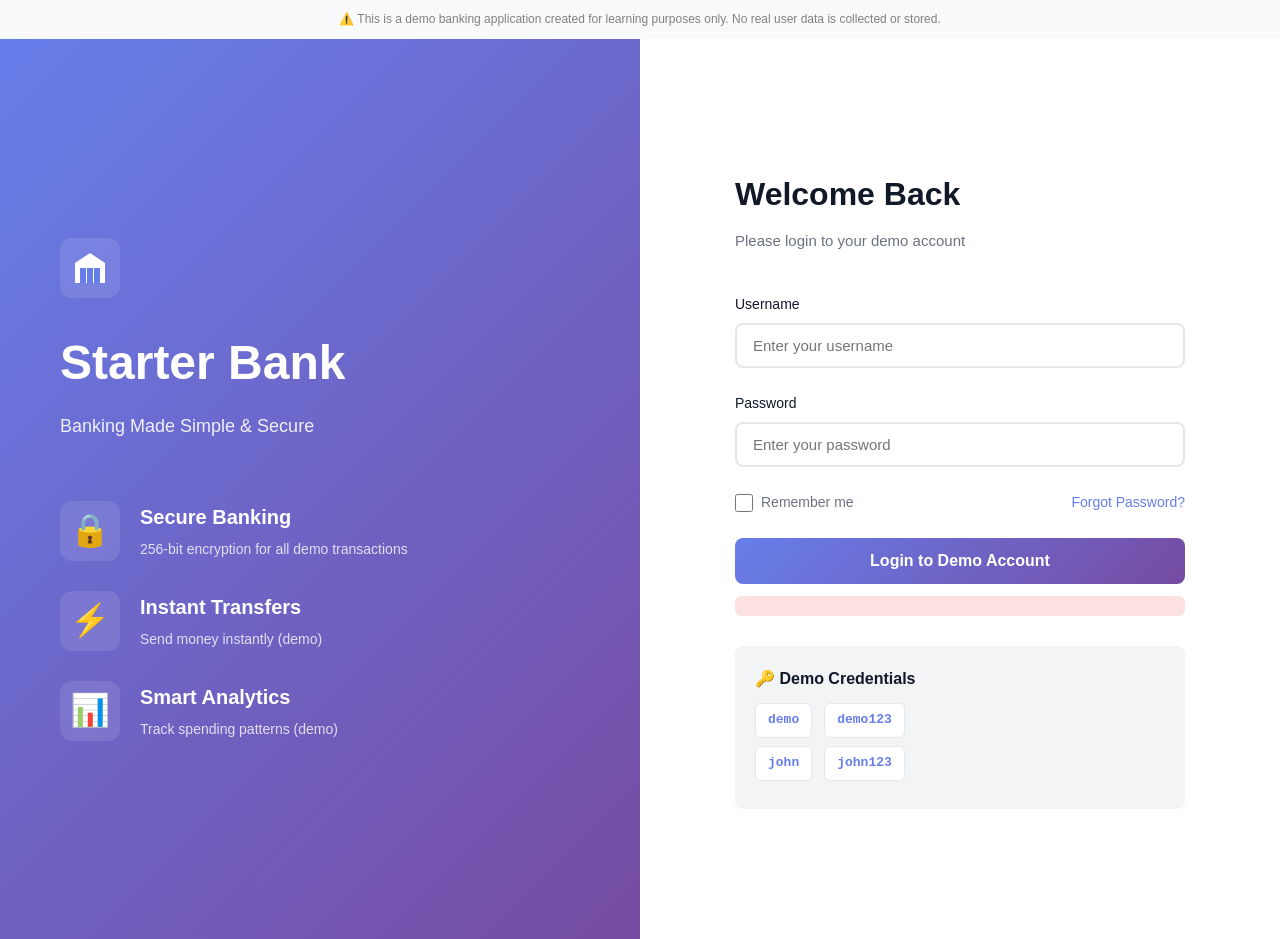
<file: index.html>
<!DOCTYPE html>
<html lang="en">
<head>
    <meta charset="UTF-8">
    <meta name="viewport" content="width=device-width, initial-scale=1.0">
    <title>Starter Bank - Demo Banking Application</title>

    <!-- Correct CSS path -->
    <link rel="stylesheet" href="style.css">
</head>
<body>

    <!-- Demo disclaimer -->
    <p style="
        text-align:center;
        font-size:12px;
        color:gray;
        margin:10px 0;
    ">
        ⚠️ This is a demo banking application created for learning purposes only.
        No real user data is collected or stored.
    </p>

    <div class="login-page">
        <!-- LEFT SECTION -->
        <div class="login-left">
            <div class="brand-section">
                <div class="bank-logo">
                    <svg width="60" height="60" viewBox="0 0 60 60" fill="none">
                        <rect width="60" height="60" rx="12" fill="white" opacity="0.1"/>
                        <path d="M30 15L45 25V45H15V25L30 15Z" fill="white"/>
                        <rect x="20" y="30" width="6" height="15" fill="#667eea"/>
                        <rect x="27" y="30" width="6" height="15" fill="#667eea"/>
                        <rect x="34" y="30" width="6" height="15" fill="#667eea"/>
                    </svg>
                </div>

                <h1>Starter Bank</h1>
                <p class="tagline">Banking Made Simple & Secure</p>
            </div>

            <div class="features">
                <div class="feature-item">
                    <span class="feature-icon">🔒</span>
                    <div>
                        <h3>Secure Banking</h3>
                        <p>256-bit encryption for all demo transactions</p>
                    </div>
                </div>

                <div class="feature-item">
                    <span class="feature-icon">⚡</span>
                    <div>
                        <h3>Instant Transfers</h3>
                        <p>Send money instantly (demo)</p>
                    </div>
                </div>

                <div class="feature-item">
                    <span class="feature-icon">📊</span>
                    <div>
                        <h3>Smart Analytics</h3>
                        <p>Track spending patterns (demo)</p>
                    </div>
                </div>
            </div>
        </div>

        <!-- RIGHT SECTION -->
        <div class="login-right">
            <div class="login-container">
                <div class="login-header">
                    <h2>Welcome Back</h2>
                    <p>Please login to your demo account</p>
                </div>

                <form id="loginForm" class="login-form">
                    <div class="form-group">
                        <label for="username">Username</label>
                        <input
                            type="text"
                            id="username"
                            name="username"
                            placeholder="Enter your username"
                            required
                        >
                    </div>

                    <div class="form-group">
                        <label for="password">Password</label>
                        <input
                            type="password"
                            id="password"
                            name="password"
                            placeholder="Enter your password"
                            required
                        >
                    </div>

                    <div class="form-options">
                        <label class="remember-me">
                            <input type="checkbox" id="rememberMe">
                            <span>Remember me</span>
                        </label>
                        <a href="#" class="forgot-password">Forgot Password?</a>
                    </div>

                    <button type="submit" class="btn-primary">
                        Login to Demo Account
                    </button>

                    <div id="loginError" class="error-message"></div>
                </form>

                <div class="login-footer">
                    <div class="demo-credentials">
                        <p class="demo-title">🔑 Demo Credentials</p>

                        <div class="credential-item">
                            <span class="username-badge">demo</span>
                            <span class="password-badge">demo123</span>
                        </div>

                        <div class="credential-item">
                            <span class="username-badge">john</span>
                            <span class="password-badge">john123</span>
                        </div>
                    </div>
                </div>
            </div>
        </div>
    </div>

    <!-- Correct JS paths -->
    <script src="storage.js"></script>
    <script src="auth.js"></script>

</body>
</html>
</file>
<file: style.css>
* {
    margin: 0;
    padding: 0;
    box-sizing: border-box;
}

:root {
    --primary-color: #667eea;
    --secondary-color: #764ba2;
    --success-color: #10b981;
    --warning-color: #f59e0b;
    --danger-color: #ef4444;
    --dark-color: #1f2937;
    --light-gray: #f3f4f6;
    --border-color: #e5e7eb;
    --text-primary: #111827;
    --text-secondary: #6b7280;
}

body {
    font-family: 'Inter', 'Segoe UI', Tahoma, Geneva, Verdana, sans-serif;
    background: #f9fafb;
    color: var(--text-primary);
    line-height: 1.6;
}

/* ============================================
   LOGIN PAGE STYLES
============================================ */

.login-page {
    display: grid;
    grid-template-columns: 1fr 1fr;
    min-height: 100vh;
}

.login-left {
    background: linear-gradient(135deg, #667eea 0%, #764ba2 100%);
    color: white;
    padding: 60px;
    display: flex;
    flex-direction: column;
    justify-content: center;
}

.brand-section {
    margin-bottom: 60px;
}

.bank-logo {
    margin-bottom: 20px;
}

.brand-section h1 {
    font-size: 48px;
    font-weight: 700;
    margin-bottom: 10px;
}

.tagline {
    font-size: 18px;
    opacity: 0.9;
}

.features {
    display: flex;
    flex-direction: column;
    gap: 30px;
}

.feature-item {
    display: flex;
    gap: 20px;
    align-items: flex-start;
}

.feature-icon {
    font-size: 32px;
    background: rgba(255, 255, 255, 0.1);
    width: 60px;
    height: 60px;
    display: flex;
    align-items: center;
    justify-content: center;
    border-radius: 12px;
}

.feature-item h3 {
    font-size: 20px;
    margin-bottom: 5px;
}

.feature-item p {
    opacity: 0.8;
    font-size: 14px;
}

.login-right {
    background: white;
    display: flex;
    align-items: center;
    justify-content: center;
    padding: 40px;
}

.login-container {
    width: 100%;
    max-width: 450px;
}

.login-header {
    margin-bottom: 40px;
}

.login-header h2 {
    font-size: 32px;
    color: var(--text-primary);
    margin-bottom: 8px;
}

.login-header p {
    color: var(--text-secondary);
    font-size: 15px;
}

.login-form {
    margin-bottom: 30px;
}

.form-group {
    margin-bottom: 24px;
}

.form-group label {
    display: block;
    margin-bottom: 8px;
    color: var(--text-primary);
    font-weight: 500;
    font-size: 14px;
}

.form-group input,
.form-group select {
    width: 100%;
    padding: 12px 16px;
    border: 2px solid var(--border-color);
    border-radius: 8px;
    font-size: 15px;
    transition: all 0.3s ease;
    font-family: inherit;
}

.form-group input:focus,
.form-group select:focus {
    outline: none;
    border-color: var(--primary-color);
    box-shadow: 0 0 0 3px rgba(102, 126, 234, 0.1);
}

.form-options {
    display: flex;
    justify-content: space-between;
    align-items: center;
    margin-bottom: 24px;
}

.remember-me {
    display: flex;
    align-items: center;
    gap: 8px;
    font-size: 14px;
    color: var(--text-secondary);
    cursor: pointer;
}

.remember-me input[type="checkbox"] {
    width: 18px;
    height: 18px;
    cursor: pointer;
}

.forgot-password {
    font-size: 14px;
    color: var(--primary-color);
    text-decoration: none;
    font-weight: 500;
}

.forgot-password:hover {
    text-decoration: underline;
}

.btn-primary {
    width: 100%;
    padding: 14px;
    background: linear-gradient(135deg, #667eea 0%, #764ba2 100%);
    color: white;
    border: none;
    border-radius: 8px;
    font-size: 16px;
    font-weight: 600;
    cursor: pointer;
    transition: transform 0.2s, box-shadow 0.3s;
}

.btn-primary:hover {
    transform: translateY(-2px);
    box-shadow: 0 10px 20px rgba(102, 126, 234, 0.3);
}

.btn-primary:active {
    transform: translateY(0);
}

.btn-secondary {
    padding: 10px 20px;
    background: var(--light-gray);
    color: var(--text-primary);
    border: none;
    border-radius: 8px;
    cursor: pointer;
    transition: background 0.3s;
    font-weight: 500;
}

.btn-secondary:hover {
    background: #e5e7eb;
}

.error-message {
    color: var(--danger-color);
    font-size: 14px;
    margin-top: 12px;
    text-align: center;
    padding: 10px;
    background: #fee2e2;
    border-radius: 6px;
}

.demo-credentials {
    background: var(--light-gray);
    padding: 20px;
    border-radius: 8px;
    margin-top: 20px;
}

.demo-title {
    font-weight: 600;
    margin-bottom: 12px;
    color: var(--text-primary);
}

.credential-item {
    display: flex;
    gap: 12px;
    margin-bottom: 8px;
}

.username-badge,
.password-badge {
    padding: 6px 12px;
    background: white;
    border-radius: 6px;
    font-family: 'Courier New', monospace;
    font-size: 13px;
    font-weight: 600;
    color: var(--primary-color);
    border: 1px solid var(--border-color);
}

/* ============================================
   DASHBOARD STYLES
============================================ */

.dashboard {
    display: grid;
    grid-template-columns: 260px 1fr;
    grid-template-rows: 70px 1fr;
    height: 100vh;
    background: #f9fafb;
}

.navbar {
    grid-column: 1 / -1;
    background: white;
    display: flex;
    justify-content: space-between;
    align-items: center;
    padding: 0 30px;
    box-shadow: 0 1px 3px rgba(0, 0, 0, 0.1);
    z-index: 10;
}

.nav-brand {
    display: flex;
    align-items: center;
    gap: 12px;
    font-size: 22px;
    font-weight: 700;
    color: var(--text-primary);
}

.nav-user {
    display: flex;
    align-items: center;
    gap: 20px;
}

.notification-icon {
    position: relative;
    cursor: pointer;
    color: var(--text-secondary);
    padding: 8px;
}

.notification-badge {
    position: absolute;
    top: 4px;
    right: 4px;
    background: var(--danger-color);
    color: white;
    font-size: 10px;
    padding: 2px 5px;
    border-radius: 10px;
    font-weight: 600;
}

.user-name {
    font-weight: 500;
    color: var(--text-primary);
}

.btn-logout {
    padding: 8px 20px;
    background: var(--light-gray);
    color: var(--text-primary);
    border: none;
    border-radius: 6px;
    cursor: pointer;
    font-weight: 500;
    transition: background 0.3s;
}

.btn-logout:hover {
    background: #e5e7eb;
}

.sidebar {
    background: white;
    padding: 20px 0;
    box-shadow: 1px 0 3px rgba(0, 0, 0, 0.05);
    overflow-y: auto;
}

.menu {
    list-style: none;
}

.menu-item {
    padding: 14px 24px;
    cursor: pointer;
    transition: all 0.3s;
    border-left: 3px solid transparent;
    display: flex;
    align-items: center;
    gap: 12px;
    color: var(--text-secondary);
    font-weight: 500;
}

.menu-item svg {
    flex-shrink: 0;
}

.menu-item:hover {
    background: var(--light-gray);
    border-left-color: var(--primary-color);
    color: var(--primary-color);
}

.menu-item.active {
    background: #ede9fe;
    border-left-color: var(--primary-color);
    color: var(--primary-color);
}

.main-content {
    padding: 30px;
    overflow-y: auto;
    background: #f9fafb;
}

.section {
    display: none;
    animation: fadeIn 0.3s ease-in;
}

.section.active {
    display: block;
}

@keyframes fadeIn {
    from {
        opacity: 0;
        transform: translateY(10px);
    }
    to {
        opacity: 1;
        transform: translateY(0);
    }
}

.section h2 {
    margin-bottom: 24px;
    color: var(--text-primary);
    font-size: 28px;
}

.section h3 {
    margin-bottom: 16px;
    color: var(--text-primary);
    font-size: 20px;
}

.card {
    background: white;
    border-radius: 12px;
    padding: 24px;
    box-shadow: 0 1px 3px rgba(0, 0, 0, 0.1);
    margin-bottom: 20px;
}

/* Dashboard Stats */
.dashboard-stats {
    display: grid;
    grid-template-columns: repeat(auto-fit, minmax(250px, 1fr));
    gap: 20px;
    margin-bottom: 30px;
}

.stat-card {
    background: white;
    border-radius: 12px;
    padding: 24px;
    display: flex;
    gap: 16px;
    box-shadow: 0 1px 3px rgba(0, 0, 0, 0.1);
    transition: transform 0.3s, box-shadow 0.3s;
}

.stat-card:hover {
    transform: translateY(-4px);
    box-shadow: 0 4px 12px rgba(0, 0, 0, 0.15);
}

.stat-icon {
    width: 50px;
    height: 50px;
    border-radius: 10px;
    display: flex;
    align-items: center;
    justify-content: center;
    color: white;
}

.stat-icon.purple {
    background: linear-gradient(135deg, #667eea 0%, #764ba2 100%);
}

.stat-icon.blue {
    background: linear-gradient(135deg, #3b82f6 0%, #2563eb 100%);
}

.stat-icon.orange {
    background: linear-gradient(135deg, #f59e0b 0%, #d97706 100%);
}

.stat-icon.green {
    background: linear-gradient(135deg, #10b981 0%, #059669 100%);
}

.stat-details {
    flex: 1;
}

.stat-label {
    font-size: 13px;
    color: var(--text-secondary);
    margin-bottom: 4px;
}

.stat-value {
    font-size: 28px;
    font-weight: 700;
    color: var(--text-primary);
    margin-bottom: 4px;
}

.stat-change {
    font-size: 12px;
    font-weight: 500;
}

.stat-change.positive {
    color: var(--success-color);
}

.stat-change.negative {
    color: var(--danger-color);
}

/* Quick Actions */
.quick-actions {
    background: white;
    border-radius: 12px;
    padding: 24px;
    margin-bottom: 30px;
    box-shadow: 0 1px 3px rgba(0, 0, 0, 0.1);
}

.action-buttons {
    display: grid;
    grid-template-columns: repeat(auto-fit, minmax(200px, 1fr));
    gap: 16px;
}

.action-btn {
    display: flex;
    align-items: center;
    gap: 12px;
    padding: 16px 20px;
    background: var(--light-gray);
    border: none;
    border-radius: 8px;
    cursor: pointer;
    font-weight: 500;
    transition: all 0.3s;
    color: var(--text-primary);
}

.action-btn:hover {
    background: var(--primary-color);
    color: white;
    transform: translateY(-2px);
}

.action-btn svg {
    width: 20px;
    height: 20px;
}

/* Recent Activity */
.recent-activity {
    background: white;
    border-radius: 12px;
    padding: 24px;
    box-shadow: 0 1px 3px rgba(0, 0, 0, 0.1);
}

/* Accounts Grid */
.accounts-grid {
    display: grid;
    grid-template-columns: repeat(auto-fill, minmax(320px, 1fr));
    gap: 20px;
}

.account-card {
    background: linear-gradient(135deg, #667eea 0%, #764ba2 100%);
    color: white;
    padding: 28px;
    border-radius: 16px;
    box-shadow: 0 4px 12px rgba(102, 126, 234, 0.3);
    transition: transform 0.3s, box-shadow 0.3s;
}

.account-card:hover {
    transform: translateY(-4px);
    box-shadow: 0 8px 20px rgba(102, 126, 234, 0.4);
}

.account-type {
    font-size: 14px;
    opacity: 0.9;
    margin-bottom: 8px;
    font-weight: 500;
}

.account-number {
    font-size: 18px;
    margin-bottom: 24px;
    letter-spacing: 2px;
    font-family: 'Courier New', monospace;
}

.account-balance {
    font-size: 36px;
    font-weight: 700;
}

/* Transfer Form */
.message {
    margin-top: 16px;
    padding: 12px;
    border-radius: 8px;
    text-align: center;
    font-weight: 500;
}

.message.success {
    background: #d1fae5;
    color: #065f46;
}

.message.error {
    background: #fee2e2;
    color: #991b1b;
}

/* Transactions List */
.filter-section {
    display: flex;
    gap: 12px;
    margin-bottom: 20px;
    flex-wrap: wrap;
}

.filter-section select,
.filter-section input {
    padding: 10px 14px;
    border: 2px solid var(--border-color);
    border-radius: 8px;
    font-size: 14px;
}

.filter-section select:focus,
.filter-section input:focus {
    outline: none;
    border-color: var(--primary-color);
}

.transactions-list {
    max-height: 500px;
    overflow-y: auto;
}

.transaction-item {
    display: flex;
    justify-content: space-between;
    align-items: center;
    padding: 16px;
    border-bottom: 1px solid var(--border-color);
    transition: background 0.2s;
}

.transaction-item:hover {
    background: var(--light-gray);
}

.transaction-item:last-child {
    border-bottom: none;
}

.transaction-details {
    flex: 1;
}

.transaction-type {
    font-weight: 600;
    color: var(--text-primary);
    margin-bottom: 4px;
}

.transaction-date {
    font-size: 13px;
    color: var(--text-secondary);
}

.transaction-amount {
    font-size: 20px;
    font-weight: 700;
}

.transaction-amount.credit {
    color: var(--success-color);
}

.transaction-amount.debit {
    color: var(--danger-color);
}

/* Beneficiaries */
.beneficiaries-grid {
    display: grid;
    grid-template-columns: repeat(auto-fill, minmax(280px, 1fr));
    gap: 16px;
    margin-top: 20px;
}

.beneficiary-card {
    background: white;
    border: 2px solid var(--border-color);
    padding: 20px;
    border-radius: 12px;
    position: relative;
    transition: all 0.3s;
}

.beneficiary-card:hover {
    border-color: var(--primary-color);
    box-shadow: 0 4px 12px rgba(102, 126, 234, 0.15);
}

.beneficiary-name {
    font-weight: 600;
    color: var(--text-primary);
    margin-bottom: 8px;
    font-size: 16px;
}

.beneficiary-details {
    font-size: 13px;
    color: var(--text-secondary);
    line-height: 1.6;
}

.beneficiary-details div {
    margin-bottom: 4px;
}

.delete-beneficiary {
    position: absolute;
    top: 12px;
    right: 12px;
    background: var(--danger-color);
    color: white;
    border: none;
    border-radius: 50%;
    width: 28px;
    height: 28px;
    cursor: pointer;
    font-size: 18px;
    transition: background 0.3s;
    display: flex;
    align-items: center;
    justify-content: center;
}

.delete-beneficiary:hover {
    background: #dc2626;
}

/* Cards Section */
.cards-grid {
    display: grid;
    grid-template-columns: repeat(auto-fill, minmax(350px, 1fr));
    gap: 24px;
    margin-bottom: 20px;
}

.credit-card {
    height: 220px;
    border-radius: 16px;
    padding: 24px;
    color: white;
    position: relative;
    overflow: hidden;
    box-shadow: 0 10px 30px rgba(0, 0, 0, 0.3);
    transition: transform 0.3s;
}

.credit-card:hover {
    transform: translateY(-8px);
}

.credit-card.purple-gradient {
    background: linear-gradient(135deg, #667eea 0%, #764ba2 100%);
}

.credit-card.blue-gradient {
    background: linear-gradient(135deg, #3b82f6 0%, #1e40af 100%);
}

.card-header {
    display: flex;
    justify-content: space-between;
    align-items: center;
    margin-bottom: 30px;
}

.card-type {
    font-size: 12px;
    text-transform: uppercase;
    letter-spacing: 1px;
    opacity: 0.9;
}

.card-bank {
    font-weight: 600;
    font-size: 14px;
}

.card-chip {
    width: 50px;
    height: 40px;
    background: linear-gradient(135deg, #ffd700 0%, #ffed4e 100%);
    border-radius: 8px;
    margin-bottom: 20px;
    position: relative;
}

.card-chip::before {
    content: '';
    position: absolute;
    top: 50%;
    left: 50%;
    transform: translate(-50%, -50%);
    width: 30px;
    height: 25px;
    border: 1px solid rgba(0, 0, 0, 0.1);
    border-radius: 4px;
}

.card-number {
    font-size: 22px;
    letter-spacing: 3px;
    margin-bottom: 20px;
    font-family: 'Courier New', monospace;
}

.card-footer {
    display: flex;
    justify-content: space-between;
}

.card-holder,
.card-expiry {
    display: flex;
    flex-direction: column;
}

.card-footer .label {
    font-size: 10px;
    text-transform: uppercase;
    opacity: 0.7;
    margin-bottom: 4px;
}

.card-footer .value {
    font-size: 14px;
    font-weight: 600;
}

/* Loans Section */
.loan-options {
    display: grid;
    grid-template-columns: repeat(auto-fill, minmax(300px, 1fr));
    gap: 20px;
}

.loan-card {
    background: white;
    border-radius: 12px;
    padding: 24px;
    border: 2px solid var(--border-color);
    transition: all 0.3s;
}

.loan-card:hover {
    border-color: var(--primary-color);
    box-shadow: 0 4px 12px rgba(102, 126, 234, 0.15);
}

.loan-card h3 {
    color: var(--text-primary);
    margin-bottom: 8px;
}

.loan-card p {
    color: var(--text-secondary);
    margin-bottom: 16px;
}

.loan-card ul {
    list-style: none;
    margin-bottom: 20px;
}

.loan-card ul li {
    padding: 8px 0;
    color: var(--text-secondary);
    border-bottom: 1px solid var(--border-color);
}

.loan-card ul li:last-child {
    border-bottom: none;
}

/* Statements */
.statement-filter {
    display: grid;
    grid-template-columns: 1fr 1fr auto auto;
    gap: 16px;
    align-items: end;
}

/* Settings */
.settings-grid {
    display: grid;
    grid-template-columns: repeat(auto-fit, minmax(400px, 1fr));
    gap: 24px;
}

.form-actions {
    display: flex;
    gap: 12px;
    margin-top: 20px;
}

/* Responsive Design */
@media (max-width: 1024px) {
    .login-page {
        grid-template-columns: 1fr;
    }

    .login-left {
        display: none;
    }

    .dashboard {
        grid-template-columns: 1fr;
    }

    .sidebar {
        display: none;
    }

    .statement-filter {
        grid-template-columns: 1fr;
    }

    .settings-grid {
        grid-template-columns: 1fr;
    }
}

@media (max-width: 768px) {
    .dashboard-stats {
        grid-template-columns: 1fr;
    }

    .action-buttons {
        grid-template-columns: 1fr;
    }

    .cards-grid {
        grid-template-columns: 1fr;
    }
}
/* Loan Form Styles */
.loan-form-header {
    display: flex;
    justify-content: space-between;
    align-items: center;
    margin-bottom: 24px;
    padding-bottom: 16px;
    border-bottom: 2px solid var(--border-color);
}

.close-loan-form {
    background: var(--danger-color);
    color: white;
    border: none;
    border-radius: 50%;
    width: 32px;
    height: 32px;
    font-size: 24px;
    cursor: pointer;
    display: flex;
    align-items: center;
    justify-content: center;
    transition: background 0.3s;
}

.close-loan-form:hover {
    background: #dc2626;
}

.form-row {
    display: grid;
    grid-template-columns: 1fr 1fr;
    gap: 16px;
}

.form-group textarea {
    width: 100%;
    padding: 12px 16px;
    border: 2px solid var(--border-color);
    border-radius: 8px;
    font-size: 15px;
    font-family: inherit;
    resize: vertical;
}

.form-group textarea:focus {
    outline: none;
    border-color: var(--primary-color);
    box-shadow: 0 0 0 3px rgba(102, 126, 234, 0.1);
}

.loan-icon {
    font-size: 48px;
    margin-bottom: 16px;
    text-align: center;
}

.my-loans {
    margin-top: 40px;
}

.loan-application-item {
    padding: 20px;
    border-bottom: 1px solid var(--border-color);
    display: flex;
    justify-content: space-between;
    align-items: center;
}

.loan-application-item:last-child {
    border-bottom: none;
}

.loan-app-details h4 {
    color: var(--text-primary);
    margin-bottom: 8px;
}

.loan-app-info {
    display: flex;
    gap: 20px;
    font-size: 14px;
    color: var(--text-secondary);
}

.loan-status {
    padding: 6px 16px;
    border-radius: 20px;
    font-size: 13px;
    font-weight: 600;
}

.loan-status.pending {
    background: #fef3c7;
    color: #92400e;
}

.loan-status.approved {
    background: #d1fae5;
    color: #065f46;
}

.loan-status.rejected {
    background: #fee2e2;
    color: #991b1b;
}

/* Custom Date Inputs */
#customDateInputs {
    gap: 12px;
}

@media (max-width: 768px) {
    .form-row {
        grid-template-columns: 1fr;
    }
    
    .filter-section {
        flex-direction: column;
    }
    
    #customDateInputs {
        flex-direction: column;
        width: 100%;
    }
}
</file>
